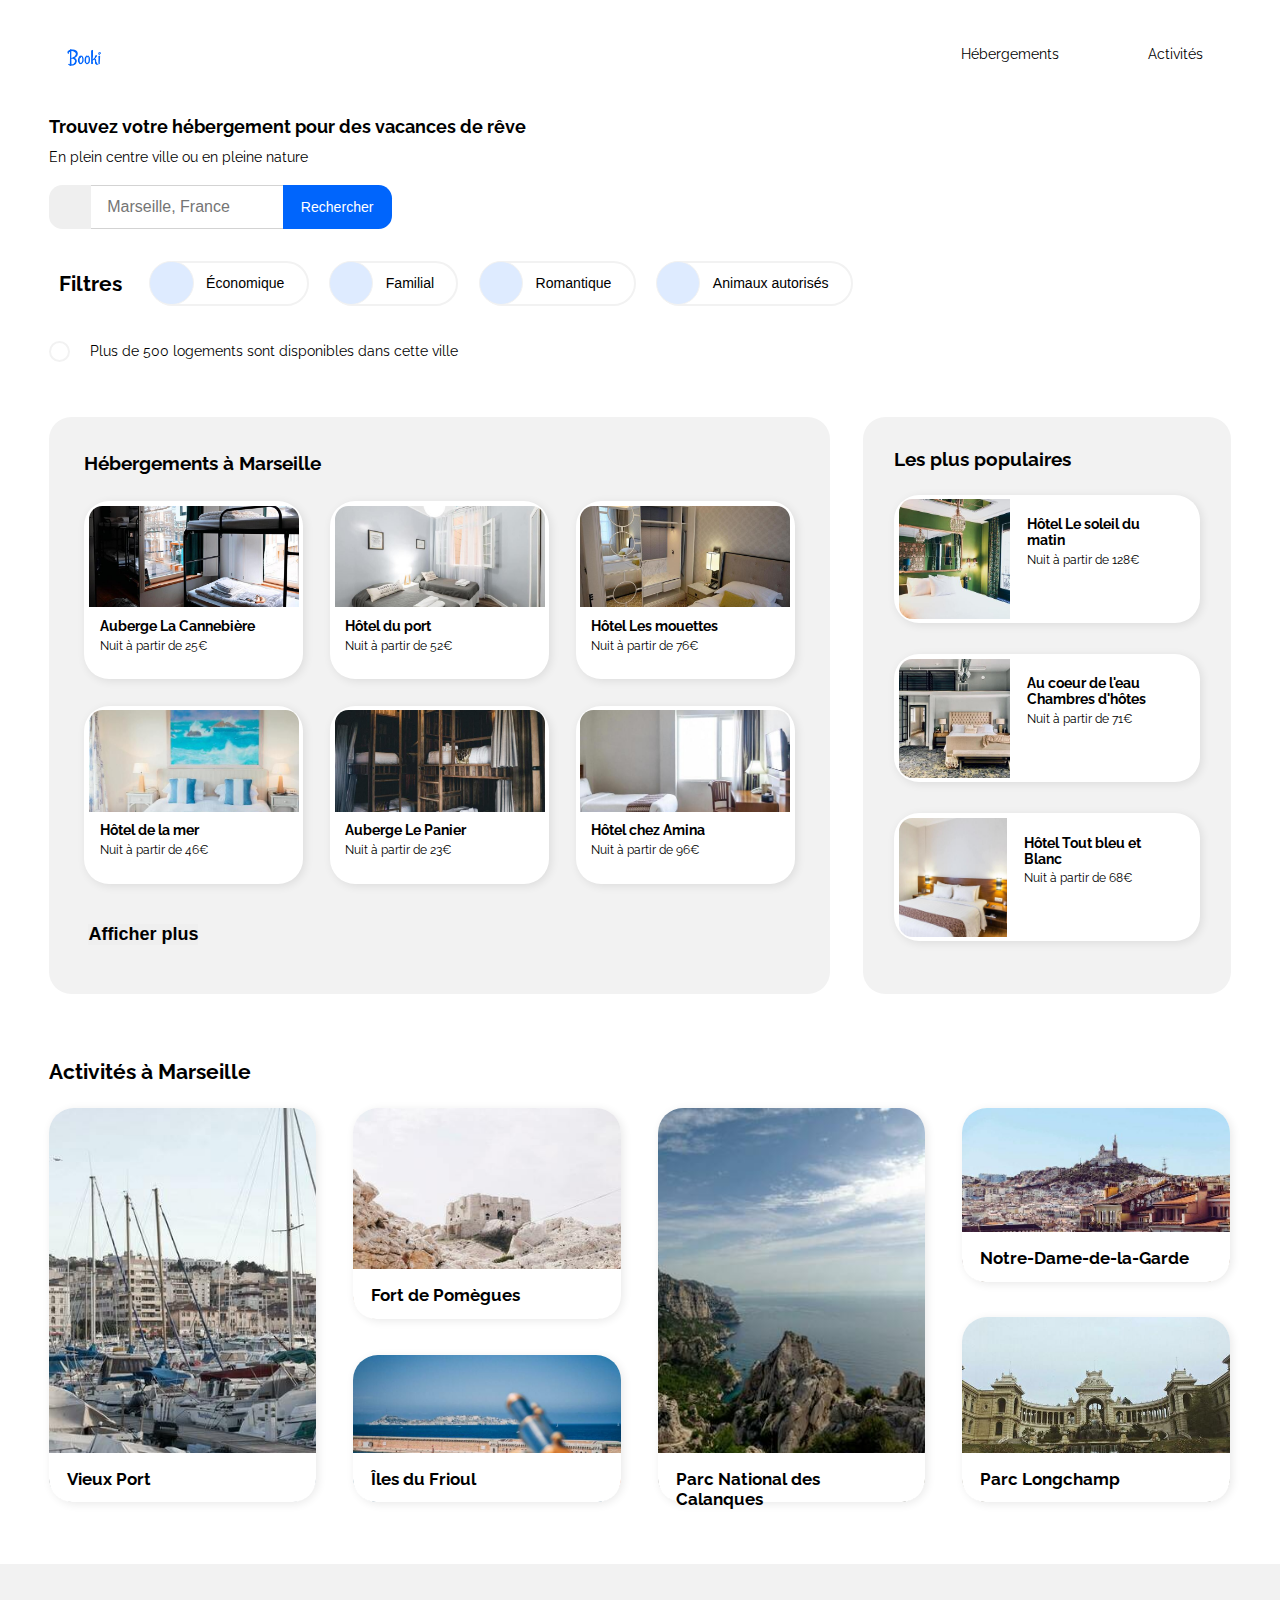
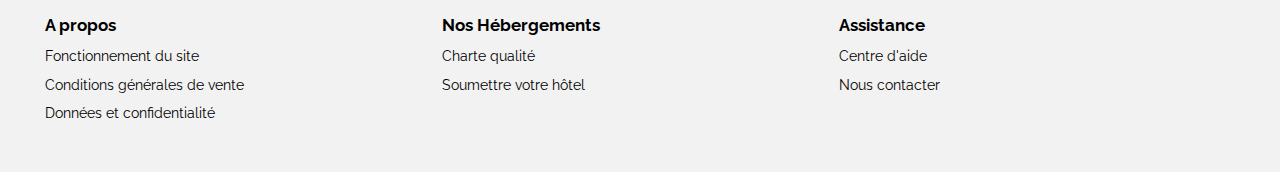
<file: index.html>
<!DOCTYPE html>
<html lang="fr">
   <head>
      <meta charset="UTF-8" />
      <meta name="viewport" content="width=device-width,initial-scale=1.0" />
      <link
         rel="stylesheet"
         href="https://cdnjs.cloudflare.com/ajax/libs/font-awesome/6.0.0-beta3/css/all.min.css"
         integrity="sha512-Fo3rlrZj/k7ujTnHg4CGR2D7kSs0v4LLanw2qksYuRlEzO+tcaEPQogQ0KaoGN26/zrn20ImR1DfuLWnOo7aBA=="
         crossorigin="anonymous"
         referrerpolicy="no-referrer"
      />
      <link rel="preconnect" href="https://fonts.gstatic.com" />
      <link
         href="https://fonts.googleapis.com/css2?family=Raleway:weight@400;400i;600;800"
         rel="stylesheet"
      />
      <title>Booki</title>
      <link rel="stylesheet" href="css/style.css" />
   </head>

   <body>
      <div class="main_wrap">
         <header>
            <nav>
               <img src="images/logo/Booki.png" alt="logo booki" />
               <ul>
                  <li class="border_container">
                     <a href="#hosting">Hébergements</a>
                  </li>
                  <li class="border_container">
                     <a href="#activities">Activités</a>
                  </li>
               </ul>
            </nav>
         </header>

         <main>
            <section id="search">
               <h1>Trouvez votre hébergement pour des vacances de rêve</h1>

               <p>En plein centre ville ou en pleine nature</p>
               <form action="#" id="form">
                  <button><i class="fas fa-map-marker-alt"></i></button>
                  <input
                     type="text"
                     id="search_line"
                     name="search_line"
                     placeholder="Marseille, France"
                  />
                  <button type="submit" id="search_button">
                     Rechercher<i class="fa-solid fa-magnifying-glass"></i>
                  </button>
               </form>

               <div id="filters">
                  <h2>Filtres</h2>
                  <button type="button">
                     <i class="fas fa-money-bill-wave"></i>Économique
                  </button>
                  <button type="button">
                     <i class="fas fa-child"></i>Familial
                  </button>
                  <button type="button">
                     <i class="fas fa-heart"></i>Romantique
                  </button>
                  <button type="button">
                     <i class="fas fa-dog"></i>Animaux autorisés
                  </button>
               </div>

               <div id="information">
                  <p>
                     <i class="fas fa-info"></i>Plus de 500 logements sont
                     disponibles dans cette ville
                  </p>
               </div>
            </section>
            <!-- Article -->
            <section id="hosting">
               <article>
                  <h2>Hébergements à Marseille</h2>
                  <div class="row">
                     <a href="#">
                        <figure>
                           <img
                              src="images/hebergements/4_small/marcus-loke-WQJvWU_HZFo-unsplash.jpg"
                              alt="La Cannebière"
                           />
                           <figcaption>
                              <div>
                                 <h3>Auberge La Cannebière</h3>
                                 <p>Nuit à partir de 25€</p>
                              </div>
                              <div class="star_line">
                                 <i class="fas fa-star blue_star"></i>
                                 <i class="fas fa-star blue_star"></i>
                                 <i class="fas fa-star blue_star"></i>
                                 <i class="fas fa-star blue_star"></i>
                                 <i class="fas fa-star gray_star"></i>
                              </div>
                           </figcaption>
                        </figure>
                     </a>

                     <a href="#">
                        <figure>
                           <img
                              src="images/hebergements/4_small/fred-kleber-gTbaxaVLvsg-unsplash.jpg"
                              alt="hotel du port"
                           />
                           <figcaption>
                              <div>
                                 <h3>Hôtel du port</h3>
                                 <p>Nuit à partir de 52€</p>
                              </div>
                              <div class="star_line">
                                 <i class="fas fa-star blue_star"></i>
                                 <i class="fas fa-star blue_star"></i>
                                 <i class="fas fa-star blue_star"></i>
                                 <i class="fas fa-star blue_star"></i>
                                 <i class="fas fa-star blue_star"></i>
                              </div>
                           </figcaption>
                        </figure>
                     </a>

                     <a href="#">
                        <figure>
                           <img
                              src="images/hebergements/4_small/reisetopia-B8WIgxA_PFU-unsplash.jpg"
                              alt="hotel les mouettes"
                           />
                           <figcaption>
                              <div>
                                 <h3>Hôtel Les mouettes</h3>
                                 <p>Nuit à partir de 76€</p>
                              </div>
                              <div class="star_line">
                                 <i class="fas fa-star blue_star"></i>
                                 <i class="fas fa-star blue_star"></i>
                                 <i class="fas fa-star blue_star"></i>
                                 <i class="fas fa-star blue_star"></i>
                                 <i class="fas fa-star gray_star"></i>
                              </div>
                           </figcaption>
                        </figure>
                     </a>
                  </div>
                  <div class="row">
                     <a href="#">
                        <figure>
                           <img
                              src="images/hebergements/4_small/annie-spratt-Eg1qcIitAuA-unsplash.jpg"
                              alt="Hôtel de la mer"
                           />
                           <figcaption>
                              <div>
                                 <h3>Hôtel de la mer</h3>
                                 <p>Nuit à partir de 46€</p>
                              </div>
                              <div class="star_line">
                                 <i class="fas fa-star blue_star"></i>
                                 <i class="fas fa-star blue_star"></i>
                                 <i class="fas fa-star blue_star"></i>
                                 <i class="fas fa-star gray_star"></i>
                                 <i class="fas fa-star gray_star"></i>
                              </div>
                           </figcaption>
                        </figure>
                     </a>
                     <a href="#">
                        <figure>
                           <img
                              src="images/hebergements/4_small/nicate-lee-kT-ZyaiwBe0-unsplash.jpg"
                              alt="Auberge le panier"
                           />
                           <figcaption>
                              <div>
                                 <h3>Auberge Le Panier</h3>
                                 <p>Nuit à partir de 23€</p>
                              </div>
                              <div class="star_line">
                                 <i class="fas fa-star blue_star"></i>
                                 <i class="fas fa-star blue_star"></i>
                                 <i class="fas fa-star blue_star"></i>
                                 <i class="fas fa-star blue_star"></i>
                                 <i class="fas fa-star gray_star"></i>
                              </div>
                           </figcaption>
                        </figure>
                     </a>
                     <a href="#">
                        <figure>
                           <img
                              src="images/hebergements/4_small/febrian-zakaria-M6S1WvfW68A-unsplash.jpg"
                              alt=""
                           />
                           <figcaption>
                              <div>
                                 <h3>Hôtel chez Amina</h3>
                                 <p>Nuit à partir de 96€</p>
                              </div>
                              <div class="star_line">
                                 <i class="fas fa-star blue_star"></i>
                                 <i class="fas fa-star blue_star"></i>
                                 <i class="fas fa-star blue_star"></i>
                                 <i class="fas fa-star blue_star"></i>
                                 <i class="fas fa-star blue_star"></i>
                              </div>
                           </figcaption>
                        </figure>
                     </a>
                  </div>
                  <button>Afficher plus</button>
               </article>
               <!-- Aside -->
               <aside>
                  <div id="aside_title">
                     <h2>Les plus populaires</h2>
                     <i class="fas fa-chart-line"></i>
                  </div>

                  <div class="column">
                     <a href="#">
                        <figure>
                           <img
                              src="images/hebergements/4_small/emile-guillemot-Bj_rcSC5XfE-unsplash.jpg"
                              alt="Hôtel le soleil du matin"
                           />
                           <figcaption>
                              <div>
                                 <h3>Hôtel Le soleil du matin</h3>
                                 <p>Nuit à partir de 128€</p>
                              </div>
                              <div class="star_line">
                                 <i class="fas fa-star blue_star"></i>
                                 <i class="fas fa-star blue_star"></i>
                                 <i class="fas fa-star blue_star"></i>
                                 <i class="fas fa-star blue_star"></i>
                                 <i class="fas fa-star blue_star"></i>
                              </div>
                           </figcaption>
                        </figure>
                     </a>

                     <a href="#">
                        <figure>
                           <img
                              src="images/hebergements/4_small/aw-creative-VGs8z60yT2c-unsplash.jpg"
                              alt="Hôtel le soleil du matin"
                           />
                           <figcaption>
                              <div>
                                 <h3>Au coeur de l'eau Chambres d'hôtes</h3>
                                 <p>Nuit à partir de 71€</p>
                              </div>
                              <div class="star_line">
                                 <i class="fas fa-star blue_star"></i>
                                 <i class="fas fa-star blue_star"></i>
                                 <i class="fas fa-star blue_star"></i>
                                 <i class="fas fa-star blue_star"></i>
                                 <i class="fas fa-star gray_star"></i>
                              </div>
                           </figcaption>
                        </figure>
                     </a>

                     <a href="#">
                        <figure>
                           <img
                              src="images/hebergements/4_small/febrian-zakaria-sjvU0THccQA-unsplash.jpg"
                              alt="Hôtel le soleil du matin"
                           />
                           <figcaption>
                              <div>
                                 <h3>Hôtel Tout bleu et Blanc</h3>
                                 <p>Nuit à partir de 68€</p>
                              </div>
                              <div class="star_line">
                                 <i class="fas fa-star blue_star"></i>
                                 <i class="fas fa-star blue_star"></i>
                                 <i class="fas fa-star blue_star"></i>
                                 <i class="fas fa-star blue_star"></i>
                                 <i class="fas fa-star gray_star"></i>
                              </div>
                           </figcaption>
                        </figure>
                     </a>
                  </div>
               </aside>
            </section>

            <section id="activities">
               <h2>Activités à Marseille</h2>
               <div class="activities_row">
                  <a href="#">
                     <figure id="vieuxport">
                        <img
                           src="images/activites/4_small/reno-laithienne-QUgJhdY5Fyk-unsplash.jpg"
                           alt="vieux port"
                        />
                        <figcaption>
                           <h3>Vieux Port</h3>
                        </figcaption>
                     </figure>
                  </a>
                  <a href="#">
                     <figure id="pomegues">
                        <img
                           src="images/activites/4_small/paul-hermann-QFTrLdQIRhI-unsplash.jpg"
                           alt="fort de pomegues"
                        />
                        <figcaption>
                           <h3>Fort de Pomègues</h3>
                        </figcaption>
                     </figure>
                  </a>
                  <a href="#">
                     <figure id="frioul">
                        <img
                           src="images/activites/4_small/kevin-hikari-rV_Qd1l-VXg-unsplash.jpg"
                           alt="Îles du Frioul"
                        />
                        <figcaption>
                           <h3>Îles du Frioul</h3>
                        </figcaption>
                     </figure>
                  </a>
                  <a href="#">
                     <figure id="calanques">
                        <img
                           src="images/activites/4_small/kilyan-sockalingum-NR8-cBCN3aI-unsplash.jpg"
                           alt="Parc national des calanques"
                        />
                        <figcaption>
                           <h3>Parc National des Calanques</h3>
                        </figcaption>
                     </figure>
                  </a>
                  <a #="#">
                     <figure id="notredame">
                        <img
                           src="images/activites/4_small/florian-wehde-xW9e8gdotxI-unsplash.jpg"
                           alt="Notre dame de la garde"
                        />
                        <figcaption>
                           <h3>Notre-Dame-de-la-Garde</h3>
                        </figcaption>
                     </figure>
                  </a>
                  <a href="#">
                     <figure id="longchamp">
                        <img
                           src="images/activites/4_small/lena-paulin-wH2-EJoDcV0-unsplash.jpg"
                           alt="Parc Longchamp"
                        />
                        <figcaption>
                           <h3>Parc Longchamp</h3>
                        </figcaption>
                     </figure>
                  </a>
               </div>
            </section>
         </main>

         <footer>
            <div class="footer_list">
               <h3>A propos</h3>
               <ul>
                  <li><a href="#">Fonctionnement du site</a></li>
                  <li><a href="#">Conditions générales de vente</a></li>
                  <li><a href="#">Données et confidentialité</a></li>
               </ul>
            </div>
            <div class="footer_list">
               <h3>Nos Hébergements</h3>
               <ul>
                  <li><a href="#">Charte qualité</a></li>
                  <li><a href="#">Soumettre votre hôtel</a></li>
               </ul>
            </div>
            <div class="footer_list">
               <h3>Assistance</h3>
               <ul>
                  <li><a href="#">Centre d'aide</a></li>
                  <li><a href="#">Nous contacter</a></li>
               </ul>
            </div>
         </footer>
      </div>
   </body>
</html>
</file>
<file: css/style.css>
/* Reset */
*,
::before,
::after {
   margin: 0;
   padding: 0;
   box-sizing: border-box;
}
/*General*/

body {
   font-family: Raleway, sans-serif;
   font-size: 1.11vw;
}

header {
   padding: 0 1.74vw;
}
ul {
   list-style: none;
}
a {
   text-decoration: none;
   color: #000000;
}
img {
   width: 9.03vw;
}
figure {
   box-shadow: 2px 2px 10px #00000017;
}
figure:hover {
   box-shadow: 2px 2px 10px #0065fc3f;
}
#search,
article,
article a,
article figure,
article figcaption,
aside,
.column,
aside figcaption,
#activities,
.activities_row,
.footer_list {
   display: flex;
   flex-direction: column;
}
button:hover {
   cursor: pointer;
}
nav,
nav ul,
#form,
#form button,
#form i,
#filters,
#filters button,
#filters button i,
#information,
#information p,
#information i,
#hosting,
.row,
#aside_title,
aside a,
aside figure,
footer,
#background_footer {
   display: flex;
}

main {
   /* background-color: aqua; */
   padding: 0 3.82vw;
}
nav {
   justify-content: space-between;
}
nav ul {
   width: 26.7%;
}
nav ul li {
   border-top: 2px solid transparent;
   padding-top: 3.47vw;
   width: 50%;
   text-align: center;
}
nav ul li:hover {
   border-top: 2px solid blue;
}
nav ul li:hover a {
   color: #0065fc;
}
nav img {
   width: 4.17vw;
   height: 2.09vw;
   margin: 3.47vw;
}
h1 {
   font-size: 1.39vw;
   margin-bottom: 12px;
}
.row {
   flex-wrap: wrap;
   row-gap: 40px;
}
/*Section search*/

#search p {
   margin-bottom: 20px;
}
/*Section search */
#form {
   width: 29%;
   height: 3.47vw;
}
#form button {
   border: none;
   width: 12.4%;
   align-items: center;
   justify-content: center;
   border-radius: 1.04vw 0 0 1.04vw;
   font-size: 1.1vw;
}
#form i {
   font-size: 1.25vw;
}
#form input {
   width: 56.1%;
   border: 1px solid lightgray;
   border-left: none;
   border-right: none;
   padding-left: 1.25vw;
   outline: none;
   font-size: 1.25vw;
}
#form button[type="submit"] {
   border-radius: 0 1.04vw 1.04vw 0;
   width: 32%;
   background-color: #0065fc;
   color: #fff;
}
#form button[type="submit"] i {
   display: none;
}

#filters {
   margin-top: 32px;
   margin-left: 10px;
   font-size: 1.1vw;
   align-items: center;
   flex-wrap: wrap;
}
#filters h2 {
   margin-right: 2.22vw;
}
#filters button {
   height: 3.48vw;
   padding: 0 1.73vw 0 0;
   align-items: center;
   border: none;
   border-radius: 50px;
   background-color: white;
   margin-right: 1.67vw;
   border: 2px solid #f2f2f2;
   font-size: 1.1vw;
}
#filters button:hover {
   border-color: #0065fc;
   background-color: #f2f2f2;
   cursor: pointer;
}
#filters button i {
   font-size: 1.25vw;
   align-items: center;
   justify-content: center;
   border: 1px solid #f2f2f2;
   width: 3.47vw;
   aspect-ratio: 1;
   color: #0065fc;
   background-color: #deebff;
   border-radius: 50px;
   margin-right: 0.97vw;
   margin-left: -3px;
}

#information p {
   align-items: center;
   margin-top: 35px;
}

#information p i {
   width: 1.67vw;
   aspect-ratio: 1;
   border: 2px solid #f2f2f2;
   margin-right: 20px;
   border-radius: 50px;
   align-items: center;
   justify-content: center;
   font-size: 0.83vw;
   color: #0065fc;
}
/*Hosting section article*/
#hosting {
   width: 100%;
   margin-top: 35px;
   justify-content: space-between;
}
#hosting h2 {
   font-size: 1.46vw;
}
#hosting article,
#hosting aside {
   background-color: #f2f2f2;
   border-radius: 1.74vw;
}
#hosting article {
   padding: 2.78vw;
   gap: 2.09vw;
}
#hosting article figure,
#hosting article a {
   border-radius: 25px;
}

#hosting article figure,
#hosting aside figure {
   padding: 0.35vw;
}

#hosting article figure {
   width: 17.1vw;
   height: 13.9vw;
   background-color: #fff;
}

#hosting article a {
   margin-right: 2.09vw;
}
#hosting article a:nth-of-type(3) {
   margin: 0;
}
#hosting article a:nth-of-type(6) {
   margin: 0;
}
#hosting img {
   object-fit: cover;
}
#hosting article img {
   border-radius: 1.04vw 1.04vw 0 0;
   width: 100%;
   height: 7.92vw;
}
#hosting h3 {
   font-size: 1.11vw;
}
#hosting p {
   font-size: 0.97vw;
}
#hosting article figcaption {
   padding: 0.83vw;
   height: 5.56vw;
}
#hosting article figcaption p {
   margin-top: 4px;
}
article .star_line {
   margin-top: 0.28vw;
}
.blue_star,
.gray_star {
   font-size: 0.83vw;
}
.blue_star {
   color: #0065fc;
}
.gray_star {
   color: #f2f2f2;
}
#hosting button {
   width: fit-content;
   font-size: 18px;
   font-weight: bold;
   border: none;
   margin: 1.04vw 0 1.04vw 4px;
}

/*Hosting section aside*/
#hosting aside {
   padding: 2.43vw;
}
#aside_title {
   align-items: center;
   margin-bottom: 25px;
   justify-content: space-between;
}
aside figure,
aside a {
   border-radius: 25px;
}
#hosting aside figure {
   height: 10vw;
   width: 23.9vw;
   background-color: #fff;
}
aside a:nth-of-type(2) figure {
   margin: 2.43vw 0;
}

aside img {
   border-radius: 1.04vw 0 0 1.04vw;
   width: 8.68vw;
}

aside figcaption {
   padding: 1.32vw;
}
aside h3 {
   margin-bottom: 0.28vw;
}
aside .star_line {
   margin-top: 2.43vw;
}
/*Activities*/
#activities {
   margin-top: 65px;
   margin-bottom: 62px;
}
#activities h2 {
   margin-bottom: 24px;
}
#activities a,
#activities figure,
#activities img {
   width: 20.9vw;
   border-radius: 25px;
}
#activities img {
   height: 100%;
   width: 100%;
   object-fit: cover;
}
.activities_row {
   height: 30.84vw;
   flex-wrap: wrap;
   gap: 2.78vw;
}
#activities a:nth-of-type(1) figure,
#activities a:nth-of-type(4) figure {
   height: 30.84vw;
}
#activities a:nth-of-type(2) figure {
   height: 16.53vw;
}
#activities a:nth-of-type(3) figure {
   height: 11.53vw;
}
#activities a:nth-of-type(5) figure {
   height: 13.6vw;
}
#activities a:nth-of-type(6) figure {
   height: 14.46vw;
}
#activities figure {
   position: relative;
}
#activities figcaption {
   position: absolute;
   bottom: 0;
   left: 0;
   background-color: #fff;
   height: 3.89vw;
   width: 100%;
   padding: 1.25vw 1.39vw;
   border-radius: 0 0 23px 23px;
}
/*Footer*/
footer {
   background-color: #f2f2f2;
   justify-content: center;
   padding: 3.48vw;
}

.footer_list {
   width: 100%;
   align-content: space-between;
   line-height: 2;
}
/*Layout*/

/*Tablet*/
@media screen and (max-width: 991px) {
   /* general */
   h1 {
      font-size: 2.08vw;
   }
   nav img {
      width: 7.68vw;
      height: 3.9vw;
   }
   li,
   #hosting h2,
   #hosting i {
      font-size: 1.82vw;
   }
   p,
   #hosting aside p,
   #hosting article p,
   #information p i {
      font-size: 12px;
   }
   #hosting article h3,
   #hosting aside h3 {
      font-size: 12px;
      margin-bottom: 8px;
   }

   /* section search */
   #form {
      height: 5vw;
      width: 40vw;
   }
   #form button {
      font-size: 12px;
      border-radius: 1.95vw 0 0 1.95vw;
   }
   #form button[type="submit"] {
      border-radius: 0 1.95vw 1.95vw 0;
   }
   #information p i {
      width: 2.6vw;
   }
   /* section hosting */
   #hosting {
      flex-direction: column-reverse;
      row-gap: 5.21vw;
   }
   aside .column {
      flex-direction: row;
      justify-content: space-between;
   }
   aside a:nth-of-type(2) figure {
      margin: 0;
   }

   #hosting aside a,
   #hosting aside figure {
      height: 15vw;
      width: 27vw;
      border-radius: 25px;
   }
   #hosting article a,
   #hosting article figure {
      width: 27vw;
      height: 20vw;
      border-radius: 25px;
   }
   aside .star_line {
      margin-top: 4vw;
   }
   article .star_line {
      margin-top: 3vw;
   }
   #hosting aside img {
      border-radius: 20px 0 0 20px;
   }
   #hosting article img {
      border-radius: 20px 20px 0 0;
   }
   /* section activities */
   #activities a,
   #activities figure,
   #activities img {
      border-radius: 20px;
   }
   #activities figcaption {
      border-radius: 0 0 1.95vw 1.95vw;
   }
   /* footer */
   footer h3 {
      font-size: 14px;
   }
}
/*Mobile*/
@media screen and (max-width: 767px) {
   * {
      font-size: 4.27vw;
   }
   /* general */
   nav,
   aside .column,
   article .row,
   .activities_row,
   footer {
      flex-direction: column;
   }
   header,
   main {
      padding: 0;
   }
   nav {
      width: 100%;
      align-items: center;
   }
   nav ul {
      width: 100%;
   }
   nav ul li {
      border: none;
      border-bottom: 2px solid #f2f2f2;
      padding-bottom: 14px;
      width: 50%;
      text-align: center;
   }
   nav ul li:hover {
      border: none;
      border-bottom: 2px solid blue;
   }
   nav img {
      width: 16vw;
      height: 8vw;
   }
   h1 {
      font-size: 5.34vw;
   }
   /* section search */
   #search {
      padding: 0 6.7vw;
      margin-top: 9.33vw;
   }

   #filters {
      margin: 0;
   }
   #form {
      height: 13.33vw;
      width: 100%;
   }

   #form button,
   #form button[type="submit"] {
      width: 13.33vw;
      font-size: 0;
   }
   #form button[type="submit"] i {
      display: flex;
   }
   #form button {
      border-radius: 4vw 0 0 4vw;
   }
   #form button[type="submit"] {
      border-radius: 4vw;
      margin-left: -10px;
   }
   #form i {
      font-size: 4.27vw;
   }
   #form input {
      width: 61.6vw;
      font-size: 4.27vw;
      padding-left: 4vw;
   }
   #form input::placeholder {
      color: #000000;
      font-weight: 600;
   }
   #filters h2 {
      margin-top: 38px;
      width: 100%;
   }
   #filters button {
      height: 13.33vw;
      font-size: 4.27vw;
      padding-right: 4vw;
      margin-top: 3.2vw;
   }
   #filters button i {
      width: 13.33vw;
      font-size: 4.8vw;
      margin-right: 4vw;
   }
   #information p {
      font-size: 4.27vw;
      align-items: flex-start;
   }
   #information p i {
      font-size: 3.2vw;
      width: 6.67vw;
   }
   /* section hosting */
   #hosting {
      justify-content: initial;
      row-gap: 0;
   }
   #hosting h2 {
      font-size: 5.87vw;
   }

   #hosting article,
   #hosting aside {
      border-radius: 0;
      padding: 10.67vw 6.67vw;
   }
   .row,
   .column {
      row-gap: 3.2vw;
   }
   #hosting article a,
   #hosting aside a,
   #hosting article figure,
   #hosting aside figure {
      width: 100%;
      border-radius: 6.67vw;
   }
   #hosting aside a,
   #hosting aside figure {
      height: 38.4vw;
   }
   #hosting aside figure,
   #hosting article figure {
      padding: 1.33vw;
   }
   #hosting aside figcaption {
      padding: 14px 5.33vw;
   }

   #hosting article figcaption {
      height: 100%;
      padding: 12px;
   }
   aside img {
      width: 33.6vw;
   }
   #aside_title i {
      font-size: 5.87vw;
   }
   #hosting article h3,
   #hosting aside h3 {
      font-size: 3.74vw;
   }
   aside .star_line {
      margin-top: 10vw;
   }
   article .star_line {
      margin-top: 2vw;
   }
   article h2 {
      margin-bottom: 2.13vw;
   }
   article button {
      font-size: 4.8vw;
      background-color: #fff;
   }
   #hosting article a,
   #hosting article figure {
      height: 53.33vw;
   }
   #hosting article {
      background-color: #fff;
   }
   #hosting article img {
      height: 31.5vw;
   }
   .star_line {
      font-size: 3.2vw;
   }
   /* section activities */
   #activities {
      margin-top: 0;
      padding: 0 6.67vw;
   }
   #activities a,
   #activities figure,
   #activities a:nth-of-type(1) figure,
   #activities a:nth-of-type(4) figure,
   #activities a:nth-of-type(2) figure,
   #activities a:nth-of-type(3) figure,
   #activities a:nth-of-type(5) figure,
   #activities a:nth-of-type(6) figure {
      width: 100%;
      height: 50.66vw;
   }
   #activities figcaption {
      height: 13.33vw;
      padding: 5.33vw;
      border-radius: 0 0 5vw 5vw;
   }
   .activities_row {
      flex-wrap: nowrap;
      height: fit-content;
      width: 100%;
      gap: 6.67vw;
   }
   /* footer */
   footer {
      padding: 13.33vw 6.67vw;
   }
   footer h3 {
      font-size: 4.8vw;
      margin-bottom: 2.13vw;
   }

   .footer_list {
      margin-bottom: 13.33vw;
   }
   footer div:last-of-type {
      margin-bottom: 0;
   }
}
</file>
